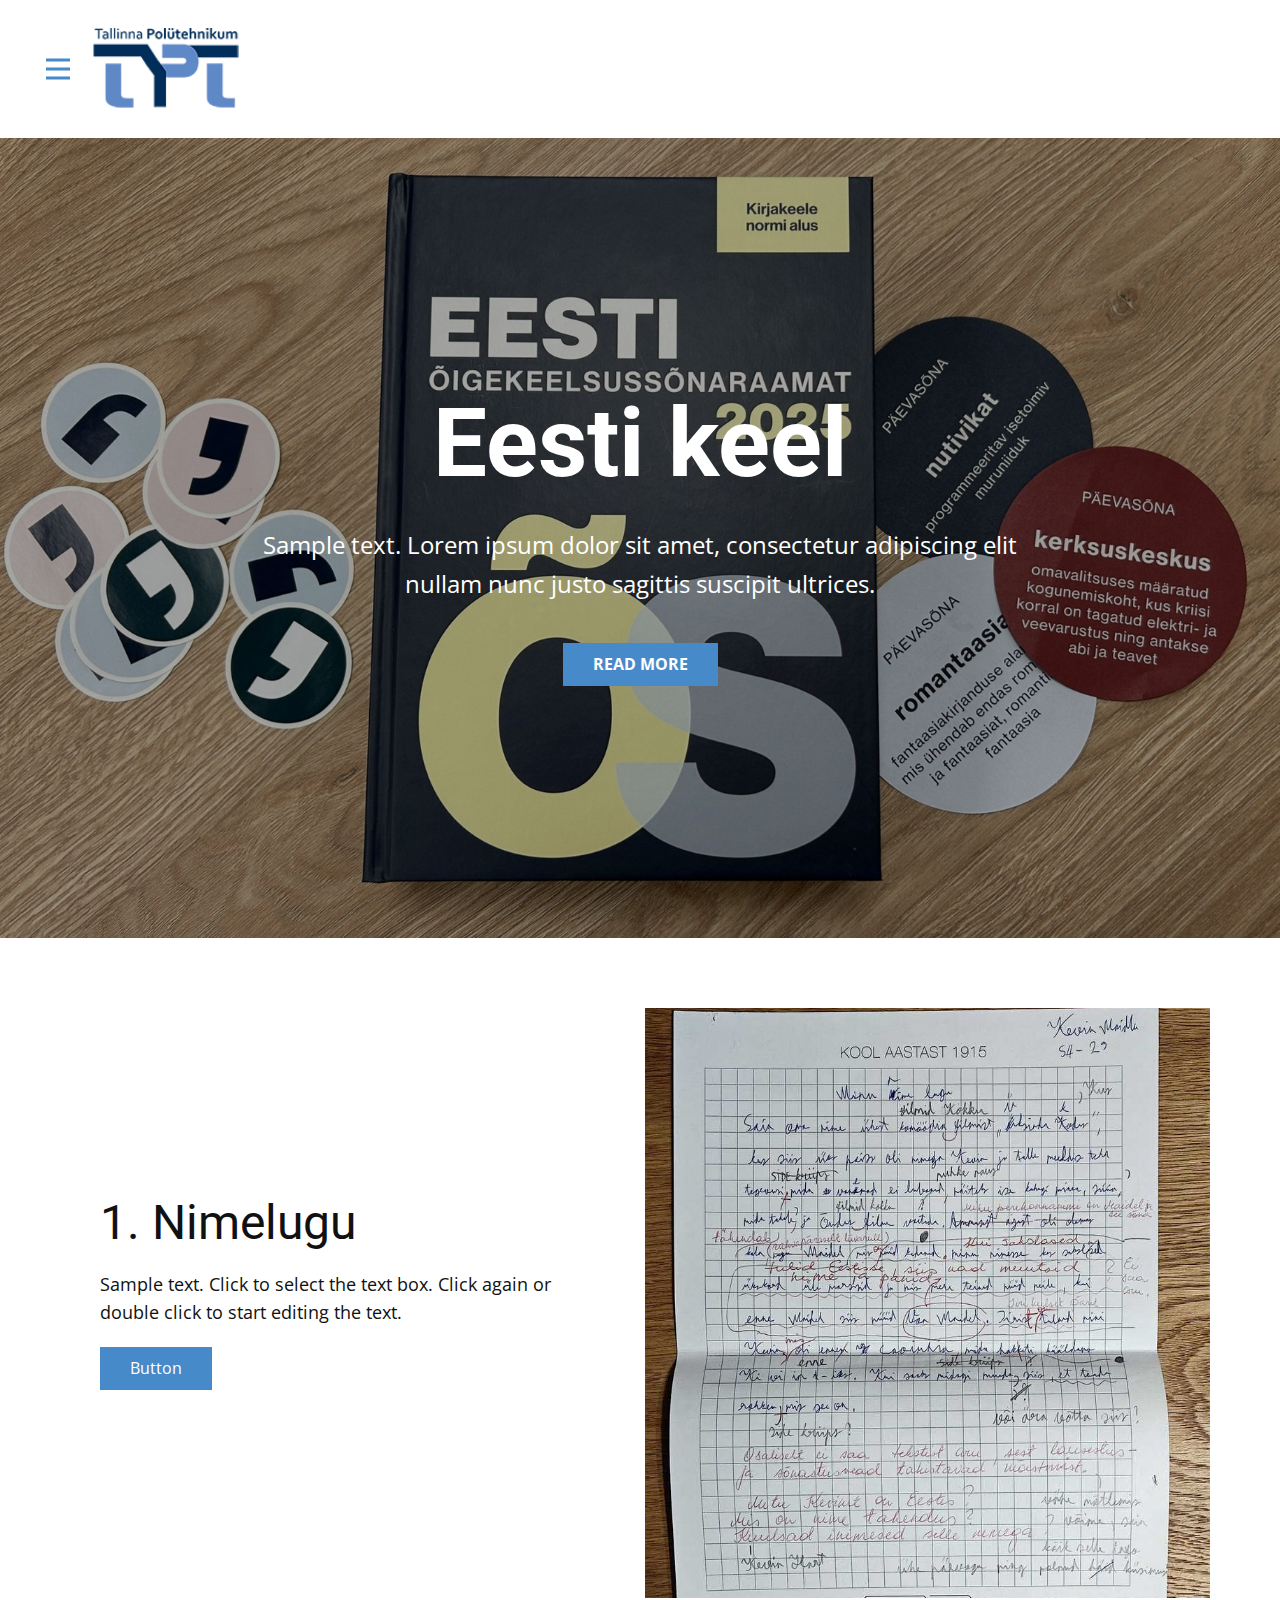
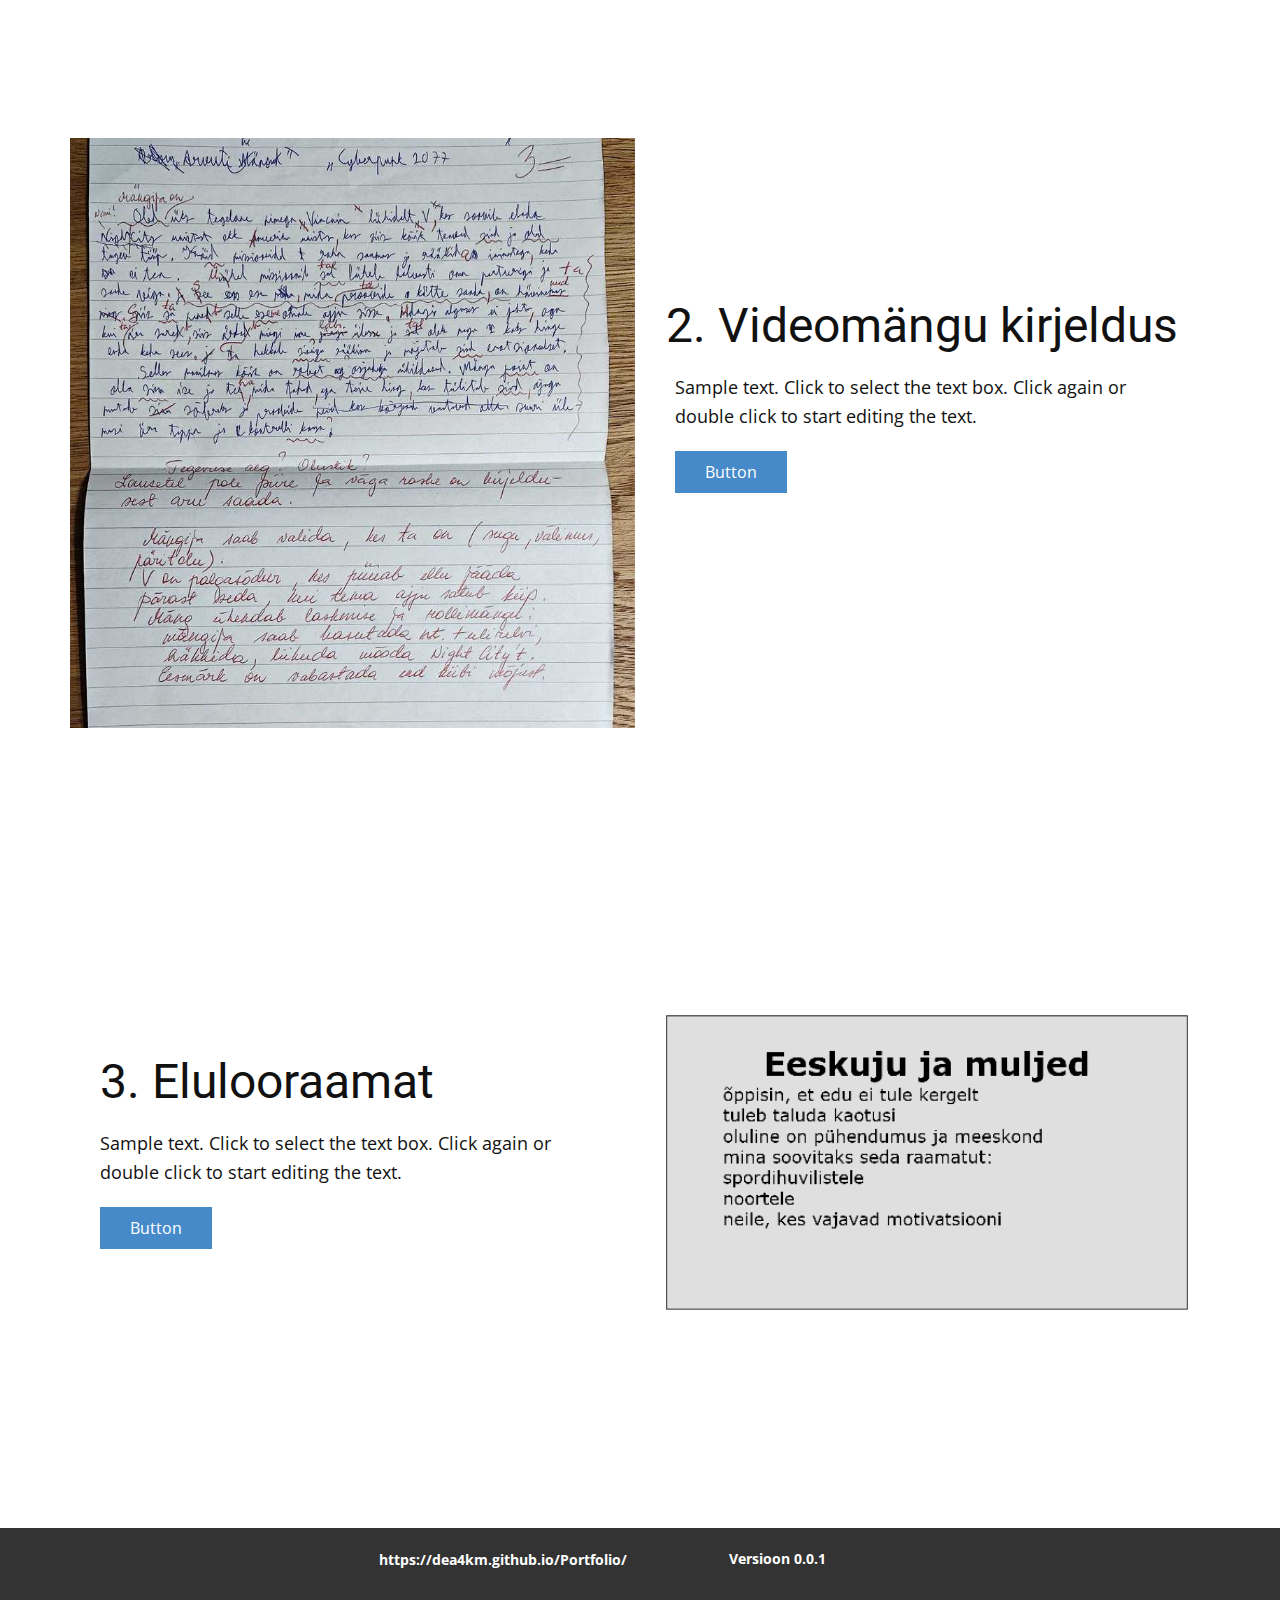
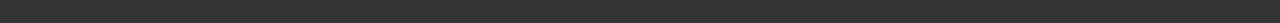
<file: Eesti-keel.html>
<!DOCTYPE html>
<html style="font-size: 16px;" lang="en"><head>
    <meta name="viewport" content="width=device-width, initial-scale=1.0">
    <meta charset="utf-8">
    <meta name="keywords" content="INTUITIVE, Your design is your passion, Key Features, Pricing Plan, Empire State Building">
    <meta name="description" content="">
    <title>Eesti keel</title>
    <link rel="stylesheet" href="nicepage.css" media="screen">
<link rel="stylesheet" href="Eesti-keel.css" media="screen">
    <script class="u-script" type="text/javascript" src="jquery.js" defer=""></script>
    <script class="u-script" type="text/javascript" src="nicepage.js" defer=""></script>
    <meta name="generator" content="Nicepage 8.1.4, nicepage.com">
    
    
    
    
    
    
    <link id="u-page-google-font" rel="stylesheet" href="https://fonts.googleapis.com/css2?display=swap&amp;family=Roboto:ital,wght@0,100;0,200;0,300;0,400;0,500;0,600;0,700;0,800;0,900;1,100;1,200;1,300;1,400;1,500;1,600;1,700;1,800;1,900&amp;family=Open+Sans:ital,wght@0,300;0,400;0,500;0,600;0,700;0,800;1,300;1,400;1,500;1,600;1,700;1,800">
    <script type="application/ld+json">{
		"@context": "http://schema.org",
		"@type": "Organization",
		"name": "Dea4KM",
		"logo": "/images/download.jpg"
}</script>
    <meta name="theme-color" content="#478ac9">
    <meta property="og:title" content="Eesti keel">
    <meta property="og:type" content="website">
  <meta data-intl-tel-input-cdn-path="intlTelInput/"></head>
  <body data-path-to-root="/" data-include-products="false" class="u-body u-clearfix u-xl-mode" data-lang="en"><header class="u-clearfix u-header u-white u-header" id="header"><div class="u-clearfix u-sheet u-sheet-1">
        <a href="/" data-page-id="140747015" class="u-image u-logo u-image-1" data-image-width="147" data-image-height="80">
          <img src="/images/download.jpg" class="u-logo-image u-logo-image-1" title="Portfoolio">
        </a>
        <nav class="u-dropdown-icon u-menu u-menu-hamburger u-offcanvas u-menu-1" role="navigation" data-responsive-from="XL">
          <div class="menu-collapse" style="font-size: 1rem; letter-spacing: 0px; font-weight: 700;">
            <a class="u-button-style u-custom-active-border-color u-custom-border u-custom-border-color u-custom-borders u-custom-hover-border-color u-custom-left-right-menu-spacing u-custom-padding-bottom u-custom-text-color u-custom-text-decoration u-custom-text-hover-color u-custom-top-bottom-menu-spacing u-hamburger-link u-nav-link u-text-active-palette-1-base u-text-custom-color-2 u-text-hover-palette-2-base" href="#" tabindex="-1" aria-label="Open menu" aria-controls="3126">
              <svg class="u-svg-link" viewBox="0 0 24 24"><use xlink:href="#menu-hamburger"></use></svg>
              <svg class="u-svg-content" version="1.1" id="menu-hamburger" viewBox="0 0 16 16" x="0px" y="0px" xmlns:xlink="http://www.w3.org/1999/xlink" xmlns="http://www.w3.org/2000/svg"><g><rect y="1" width="16" height="2"></rect><rect y="7" width="16" height="2"></rect><rect y="13" width="16" height="2"></rect>
</g></svg>
            </a>
          </div>
          <div class="u-custom-menu u-nav-container">
            <ul role="menubar" class="u-nav u-spacing-30 u-unstyled u-nav-1"><li role="none" class="u-nav-item"><a role="menuitem" class="u-border-2 u-border-active-palette-1-base u-border-hover-palette-1-base u-border-no-left u-border-no-right u-border-no-top u-button-style u-nav-link u-text-active-palette-1-base u-text-grey-90 u-text-hover-grey-90" href="/" style="padding: 10px 0px;"><span class="u-file-icon u-icon"><img src="/images/download.jpg" alt=""></span>&nbsp;Portfoolio
</a>
</li><li role="none" class="u-nav-item"><a role="menuitem" class="u-border-2 u-border-active-palette-1-base u-border-hover-palette-1-base u-border-no-left u-border-no-right u-border-no-top u-button-style u-nav-link u-text-active-palette-1-base u-text-grey-90 u-text-hover-grey-90" href="/Page2.html" style="padding: 10px 0px;">Oskused tööks ja eluks Põhiõpingud (259127)</a><div class="u-nav-popup"><ul role="menu" class="u-border-1 u-border-grey-30 u-h-spacing-20 u-nav u-unstyled u-v-spacing-10" aria-label="Oskused tööks ja eluks Põhiõpingud (259127) menu"><li role="none" class="u-nav-item"><a tabindex="-1" role="menuitem" class="u-button-style u-nav-link">Eesti keel - Pille Reins</a>
</li><li role="none" class="u-nav-item"><a tabindex="-1" role="menuitem" class="u-button-style u-nav-link">Inglise keel - Inna Tammet</a>
</li><li role="none" class="u-nav-item"><a tabindex="-1" role="menuitem" class="u-button-style u-nav-link">Matemaatika - Heigo-Aulemb Ensling</a>
</li><li role="none" class="u-nav-item"><a tabindex="-1" role="menuitem" class="u-button-style u-nav-link">Suhtlemisõpetus - Liivia Agu</a>
</li><li role="none" class="u-nav-item"><a tabindex="-1" role="menuitem" class="u-button-style u-nav-link">Tööturg - Hilja Kattago</a>
</li><li role="none" class="u-nav-item"><a tabindex="-1" role="menuitem" class="u-button-style u-nav-link">Õpitee - Kristi Arendi</a>
</li><li role="none" class="u-nav-item"><a tabindex="-1" role="menuitem" class="u-button-style u-nav-link">Rahatarkus - Liina Lobjakas</a>
</li><li role="none" class="u-nav-item"><a tabindex="-1" role="menuitem" class="u-button-style u-nav-link">Minapilt - Liina Lobjakas</a>
</li><li role="none" class="u-nav-item"><a tabindex="-1" role="menuitem" class="u-button-style u-nav-link">Keskkonnateadlik ja jätkusuutlik tarbimine - Liina Lobjakas</a>
</li></ul>
</div>
</li></ul>
          </div>
          <div class="u-custom-menu u-nav-container-collapse" id="3126" role="region" aria-label="Menu panel">
            <div class="u-black u-container-style u-inner-container-layout u-opacity u-opacity-var u-sidenav u-sidenav-1">
              <div class="u-inner-container-layout u-sidenav-overflow">
                <div class="u-menu-close" tabindex="-1" aria-label="Close menu"></div>
                <ul class="u-align-center u-nav u-popupmenu-items u-unstyled u-nav-3" role="menubar"><li role="none" class="u-nav-item"><a role="menuitem" class="u-button-style u-nav-link" href="/"><span class="u-file-icon u-icon"><img src="/images/download.jpg" alt=""></span>&nbsp;Portfoolio
</a>
</li><li role="none" class="u-nav-item"><a role="menuitem" class="u-button-style u-nav-link" href="/Page2.html">Oskused tööks ja eluks Põhiõpingud (259127)</a><div class="u-nav-popup"><ul role="menu" class="u-border-1 u-border-grey-30 u-h-spacing-20 u-nav u-unstyled u-v-spacing-10" aria-label="Oskused tööks ja eluks Põhiõpingud (259127) menu"><li role="none" class="u-nav-item"><a tabindex="-1" role="menuitem" class="u-button-style u-nav-link">Eesti keel - Pille Reins</a>
</li><li role="none" class="u-nav-item"><a tabindex="-1" role="menuitem" class="u-button-style u-nav-link">Inglise keel - Inna Tammet</a>
</li><li role="none" class="u-nav-item"><a tabindex="-1" role="menuitem" class="u-button-style u-nav-link">Matemaatika - Heigo-Aulemb Ensling</a>
</li><li role="none" class="u-nav-item"><a tabindex="-1" role="menuitem" class="u-button-style u-nav-link">Suhtlemisõpetus - Liivia Agu</a>
</li><li role="none" class="u-nav-item"><a tabindex="-1" role="menuitem" class="u-button-style u-nav-link">Tööturg - Hilja Kattago</a>
</li><li role="none" class="u-nav-item"><a tabindex="-1" role="menuitem" class="u-button-style u-nav-link">Õpitee - Kristi Arendi</a>
</li><li role="none" class="u-nav-item"><a tabindex="-1" role="menuitem" class="u-button-style u-nav-link">Rahatarkus - Liina Lobjakas</a>
</li><li role="none" class="u-nav-item"><a tabindex="-1" role="menuitem" class="u-button-style u-nav-link">Minapilt - Liina Lobjakas</a>
</li><li role="none" class="u-nav-item"><a tabindex="-1" role="menuitem" class="u-button-style u-nav-link">Keskkonnateadlik ja jätkusuutlik tarbimine - Liina Lobjakas</a>
</li></ul>
</div>
</li></ul>
              </div>
            </div>
            <div class="u-black u-menu-overlay u-opacity u-opacity-var" style="--opacity: 0.6;"></div>
          </div>
          <style class="menu-style">@media (max-width: 1139px) {
                    [data-responsive-from="LG"] .u-nav-container {
                        display: none;
                    }
                    [data-responsive-from="LG"] .menu-collapse {
                        display: block;
                    }
                }</style>
        </nav>
      </div></header>
    <section class="u-align-center u-clearfix u-container-align-center u-image u-shading u-section-1" src="" data-image-width="2560" data-image-height="1440" id="sec-f2b1">
      <div class="u-clearfix u-sheet u-valign-middle u-sheet-1">
        <h1 class="u-align-center u-text u-text-default u-title u-text-1">Eesti keel</h1>
        <p class="u-align-center u-large-text u-text u-text-variant u-text-2">Sample text. Lorem ipsum dolor sit amet, consectetur adipiscing elit nullam nunc justo sagittis suscipit ultrices.</p>
        <a href="#" class="u-align-center u-border-none u-btn u-button-style u-palette-1-base u-btn-1">Read More</a>
      </div>
    </section>
    <section class="u-clearfix u-section-2" id="sec-b544">
      <div class="u-clearfix u-sheet u-sheet-1">
        <div class="data-layout-selected u-clearfix u-expanded-width u-gutter-10 u-layout-wrap u-layout-wrap-1">
          <div class="u-layout" style="">
            <div class="u-layout-row" style="">
              <div class="u-align-left u-container-align-left u-container-style u-layout-cell u-right-cell u-size-30 u-size-xs-60 u-white u-layout-cell-1">
                <div class="u-container-layout u-valign-middle u-container-layout-1">
                  <h2 class="u-text u-text-default u-text-1">1. Nimelugu&nbsp;</h2>
                  <p class="u-text u-text-2">Sample text. Click to select the text box. Click again or double click to start editing the text.</p>
                  <a href="" class="u-btn u-button-style u-btn-1">Button</a>
                </div>
              </div>
              <div class="u-align-left u-container-align-left u-container-style u-image u-layout-cell u-left-cell u-size-30 u-size-xs-60 u-image-1" src="" data-image-width="1856" data-image-height="4408">
                <div class="u-container-layout u-valign-middle u-container-layout-2" src=""></div>
              </div>
            </div>
          </div>
        </div>
      </div>
    </section>
    <section class="u-clearfix u-section-3" id="carousel_3b1e">
      <div class="u-clearfix u-sheet u-sheet-1">
        <div class="data-layout-selected u-clearfix u-expanded-width u-gutter-10 u-layout-wrap u-layout-wrap-1">
          <div class="u-layout" style="">
            <div class="u-layout-row" style="">
              <div class="u-align-left u-container-align-left u-container-style u-image u-layout-cell u-left-cell u-size-30 u-size-xs-60 u-image-1" src="" data-image-width="1856" data-image-height="4408">
                <div class="u-container-layout u-valign-middle u-container-layout-1" src=""></div>
              </div>
              <div class="u-align-left u-container-align-left u-container-style u-layout-cell u-right-cell u-size-30 u-size-xs-60 u-white u-layout-cell-2">
                <div class="u-container-layout u-valign-middle-lg u-valign-middle-md u-valign-middle-sm u-valign-middle-xs u-container-layout-2">
                  <h2 class="u-text u-text-1">2. Videomängu kirjeldus</h2>
                  <p class="u-text u-text-2">Sample text. Click to select the text box. Click again or double click to start editing the text.</p>
                  <a href="" class="u-btn u-button-style u-btn-1">Button</a>
                </div>
              </div>
            </div>
          </div>
        </div>
      </div>
    </section>
    <section class="u-clearfix u-section-4" id="carousel_c9ad">
      <div class="u-clearfix u-sheet u-valign-middle-xl u-sheet-1">
        <div class="data-layout-selected u-clearfix u-expanded-width u-gutter-10 u-layout-wrap u-layout-wrap-1">
          <div class="u-layout" style="">
            <div class="u-layout-row" style="">
              <div class="u-align-left u-container-align-left u-container-style u-layout-cell u-right-cell u-size-30 u-size-xs-60 u-white u-layout-cell-1">
                <div class="u-container-layout u-valign-middle-lg u-valign-middle-md u-valign-middle-sm u-valign-middle-xs u-container-layout-1">
                  <h2 class="u-text u-text-default u-text-1">3. Elulooraamat</h2>
                  <p class="u-text u-text-2">Sample text. Click to select the text box. Click again or double click to start editing the text.</p>
                  <a href="" class="u-btn u-button-style u-btn-1">Button</a>
                </div>
              </div>
              <div class="u-align-left u-container-align-left u-container-style u-image u-layout-cell u-left-cell u-size-30 u-size-xs-60 u-image-1" src="" data-image-width="965" data-image-height="545">
                <div class="u-container-layout u-valign-middle u-container-layout-2" src=""></div>
              </div>
            </div>
          </div>
        </div>
      </div>
    </section>
    
    
    
    <footer class="u-align-center u-clearfix u-container-align-center u-footer u-grey-80 u-footer" id="footer"><div class="u-clearfix u-sheet u-sheet-1">
        <p class="u-small-text u-text u-text-variant u-text-1">Versioon 0.0.1<br>
        </p>
        <p class="u-small-text u-text u-text-variant u-text-2"> https://dea4km.github.io/Portfolio/</p>
      </div></footer>
    <section class="u-backlink u-clearfix u-grey-80"></section>
  
</body></html>
</file>
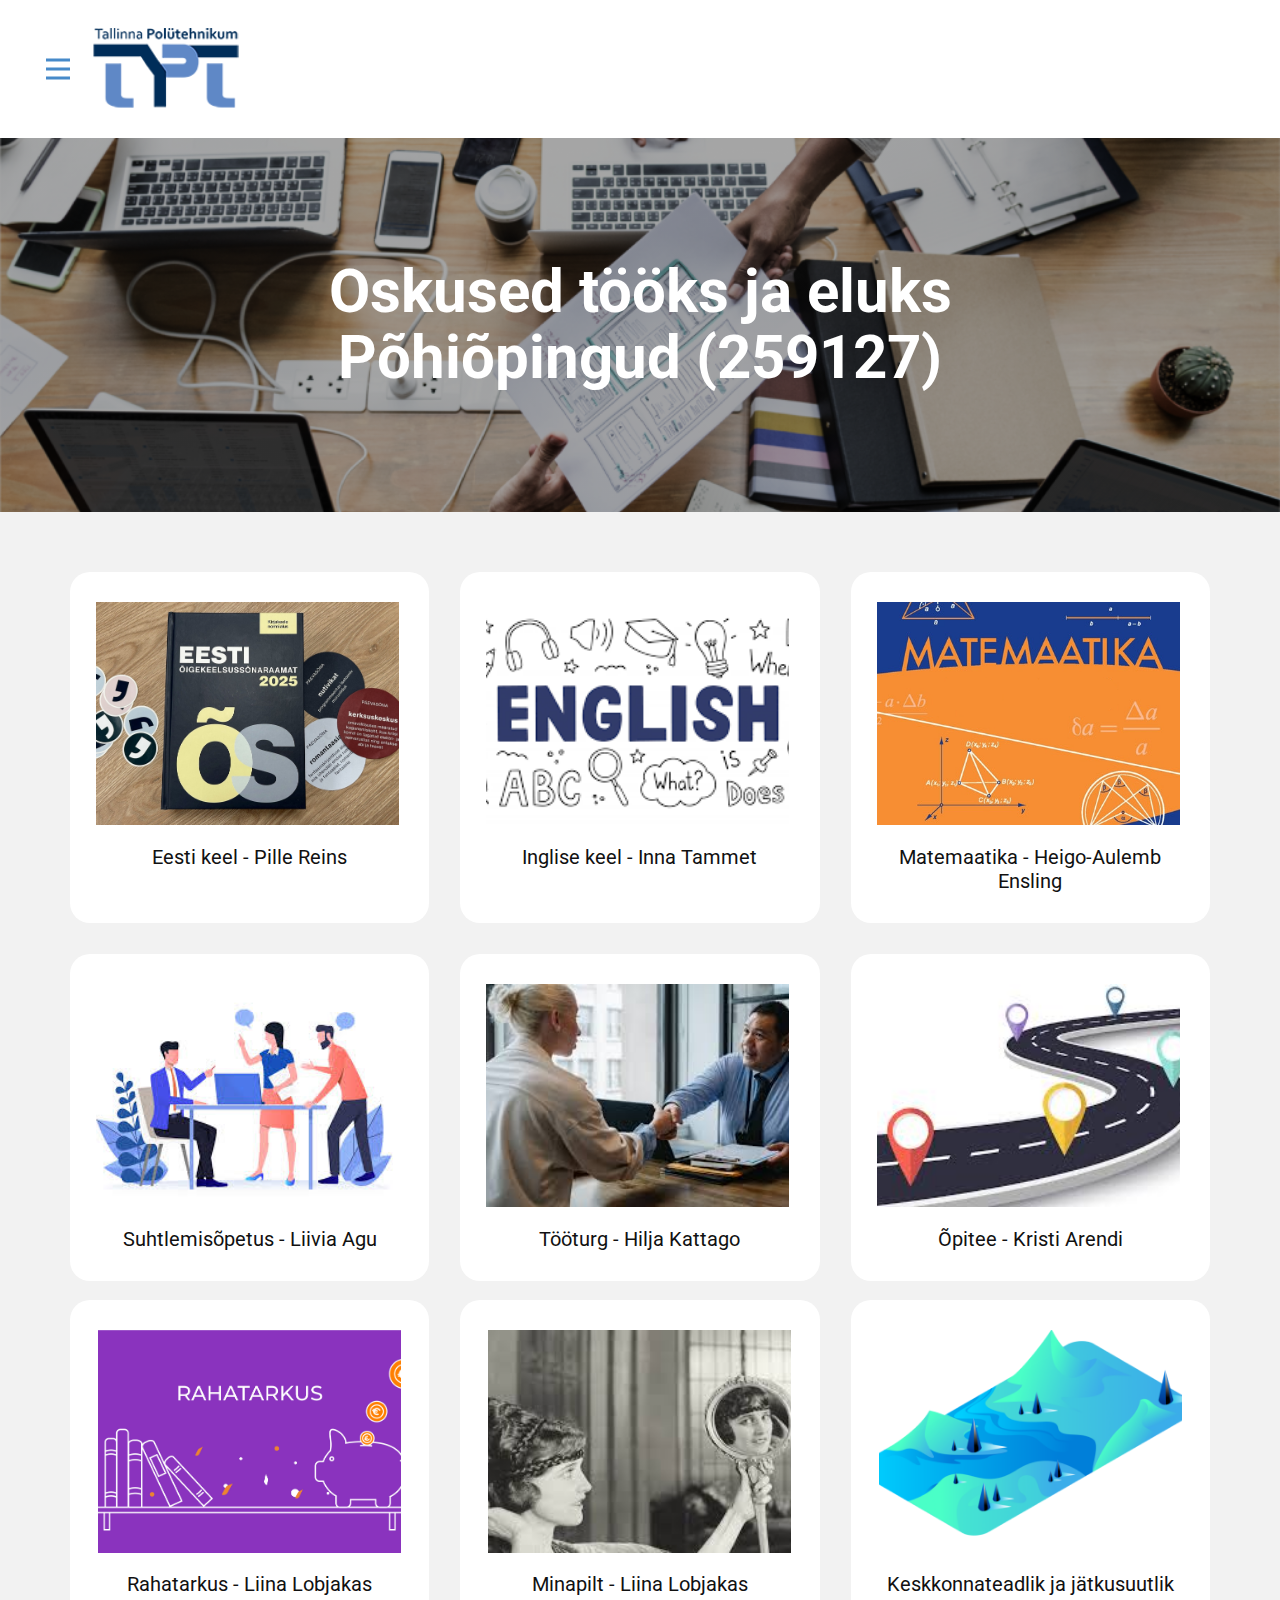
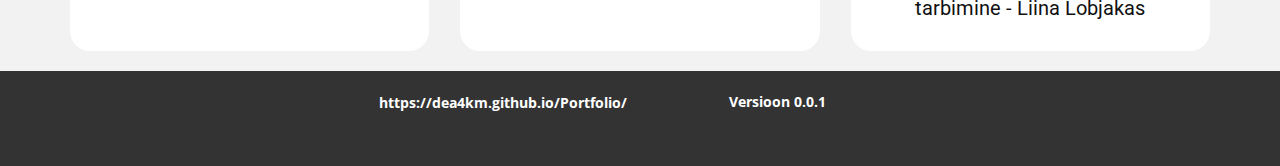
<file: Page2.html>
<!DOCTYPE html>
<html style="font-size: 16px;" lang="en"><head>
    <meta name="viewport" content="width=device-width, initial-scale=1.0">
    <meta charset="utf-8">
    <meta name="keywords" content="Design Perfection">
    <meta name="description" content="">
    <title>Page2</title>
    <link rel="stylesheet" href="nicepage.css" media="screen">
<link rel="stylesheet" href="Page2.css" media="screen">
    <script class="u-script" type="text/javascript" src="jquery.js" defer=""></script>
    <script class="u-script" type="text/javascript" src="nicepage.js" defer=""></script>
    <meta name="generator" content="Nicepage 8.1.4, nicepage.com">
    
    
    
    
    <link id="u-page-google-font" rel="stylesheet" href="https://fonts.googleapis.com/css2?display=swap&amp;family=Roboto:ital,wght@0,100;0,200;0,300;0,400;0,500;0,600;0,700;0,800;0,900;1,100;1,200;1,300;1,400;1,500;1,600;1,700;1,800;1,900&amp;family=Open+Sans:ital,wght@0,300;0,400;0,500;0,600;0,700;0,800;1,300;1,400;1,500;1,600;1,700;1,800">
    <script type="application/ld+json">{
		"@context": "http://schema.org",
		"@type": "Organization",
		"name": "Dea4KM",
		"logo": "/images/download.jpg"
}</script>
    <meta name="theme-color" content="#478ac9">
    <meta property="og:title" content="Page2">
    <meta property="og:type" content="website">
  <meta data-intl-tel-input-cdn-path="intlTelInput/"></head>
  <body data-path-to-root="/" data-include-products="false" class="u-body u-clearfix u-xl-mode" data-lang="en"><header class="u-clearfix u-header u-white u-header" id="header"><div class="u-clearfix u-sheet u-sheet-1">
        <a href="/" data-page-id="140747015" class="u-image u-logo u-image-1" data-image-width="147" data-image-height="80">
          <img src="/images/download.jpg" class="u-logo-image u-logo-image-1" title="Portfoolio">
        </a>
        <nav class="u-dropdown-icon u-menu u-menu-hamburger u-offcanvas u-menu-1" role="navigation" data-responsive-from="XL">
          <div class="menu-collapse" style="font-size: 1rem; letter-spacing: 0px; font-weight: 700;">
            <a class="u-button-style u-custom-active-border-color u-custom-border u-custom-border-color u-custom-borders u-custom-hover-border-color u-custom-left-right-menu-spacing u-custom-padding-bottom u-custom-text-color u-custom-text-decoration u-custom-text-hover-color u-custom-top-bottom-menu-spacing u-hamburger-link u-nav-link u-text-active-palette-1-base u-text-custom-color-2 u-text-hover-palette-2-base" href="#" tabindex="-1" aria-label="Open menu" aria-controls="3126">
              <svg class="u-svg-link" viewBox="0 0 24 24"><use xlink:href="#menu-hamburger"></use></svg>
              <svg class="u-svg-content" version="1.1" id="menu-hamburger" viewBox="0 0 16 16" x="0px" y="0px" xmlns:xlink="http://www.w3.org/1999/xlink" xmlns="http://www.w3.org/2000/svg"><g><rect y="1" width="16" height="2"></rect><rect y="7" width="16" height="2"></rect><rect y="13" width="16" height="2"></rect>
</g></svg>
            </a>
          </div>
          <div class="u-custom-menu u-nav-container">
            <ul role="menubar" class="u-nav u-spacing-30 u-unstyled u-nav-1"><li role="none" class="u-nav-item"><a role="menuitem" class="u-border-2 u-border-active-palette-1-base u-border-hover-palette-1-base u-border-no-left u-border-no-right u-border-no-top u-button-style u-nav-link u-text-active-palette-1-base u-text-grey-90 u-text-hover-grey-90" href="/" style="padding: 10px 0px;"><span class="u-file-icon u-icon"><img src="/images/download.jpg" alt=""></span>&nbsp;Portfoolio
</a>
</li><li role="none" class="u-nav-item"><a role="menuitem" class="u-border-2 u-border-active-palette-1-base u-border-hover-palette-1-base u-border-no-left u-border-no-right u-border-no-top u-button-style u-nav-link u-text-active-palette-1-base u-text-grey-90 u-text-hover-grey-90" href="/Page2.html" style="padding: 10px 0px;">Oskused tööks ja eluks Põhiõpingud (259127)</a><div class="u-nav-popup"><ul role="menu" class="u-border-1 u-border-grey-30 u-h-spacing-20 u-nav u-unstyled u-v-spacing-10" aria-label="Oskused tööks ja eluks Põhiõpingud (259127) menu"><li role="none" class="u-nav-item"><a tabindex="-1" role="menuitem" class="u-button-style u-nav-link">Eesti keel - Pille Reins</a>
</li><li role="none" class="u-nav-item"><a tabindex="-1" role="menuitem" class="u-button-style u-nav-link">Inglise keel - Inna Tammet</a>
</li><li role="none" class="u-nav-item"><a tabindex="-1" role="menuitem" class="u-button-style u-nav-link">Matemaatika - Heigo-Aulemb Ensling</a>
</li><li role="none" class="u-nav-item"><a tabindex="-1" role="menuitem" class="u-button-style u-nav-link">Suhtlemisõpetus - Liivia Agu</a>
</li><li role="none" class="u-nav-item"><a tabindex="-1" role="menuitem" class="u-button-style u-nav-link">Tööturg - Hilja Kattago</a>
</li><li role="none" class="u-nav-item"><a tabindex="-1" role="menuitem" class="u-button-style u-nav-link">Õpitee - Kristi Arendi</a>
</li><li role="none" class="u-nav-item"><a tabindex="-1" role="menuitem" class="u-button-style u-nav-link">Rahatarkus - Liina Lobjakas</a>
</li><li role="none" class="u-nav-item"><a tabindex="-1" role="menuitem" class="u-button-style u-nav-link">Minapilt - Liina Lobjakas</a>
</li><li role="none" class="u-nav-item"><a tabindex="-1" role="menuitem" class="u-button-style u-nav-link">Keskkonnateadlik ja jätkusuutlik tarbimine - Liina Lobjakas</a>
</li></ul>
</div>
</li></ul>
          </div>
          <div class="u-custom-menu u-nav-container-collapse" id="3126" role="region" aria-label="Menu panel">
            <div class="u-black u-container-style u-inner-container-layout u-opacity u-opacity-var u-sidenav u-sidenav-1">
              <div class="u-inner-container-layout u-sidenav-overflow">
                <div class="u-menu-close" tabindex="-1" aria-label="Close menu"></div>
                <ul class="u-align-center u-nav u-popupmenu-items u-unstyled u-nav-3" role="menubar"><li role="none" class="u-nav-item"><a role="menuitem" class="u-button-style u-nav-link" href="/"><span class="u-file-icon u-icon"><img src="/images/download.jpg" alt=""></span>&nbsp;Portfoolio
</a>
</li><li role="none" class="u-nav-item"><a role="menuitem" class="u-button-style u-nav-link" href="/Page2.html">Oskused tööks ja eluks Põhiõpingud (259127)</a><div class="u-nav-popup"><ul role="menu" class="u-border-1 u-border-grey-30 u-h-spacing-20 u-nav u-unstyled u-v-spacing-10" aria-label="Oskused tööks ja eluks Põhiõpingud (259127) menu"><li role="none" class="u-nav-item"><a tabindex="-1" role="menuitem" class="u-button-style u-nav-link">Eesti keel - Pille Reins</a>
</li><li role="none" class="u-nav-item"><a tabindex="-1" role="menuitem" class="u-button-style u-nav-link">Inglise keel - Inna Tammet</a>
</li><li role="none" class="u-nav-item"><a tabindex="-1" role="menuitem" class="u-button-style u-nav-link">Matemaatika - Heigo-Aulemb Ensling</a>
</li><li role="none" class="u-nav-item"><a tabindex="-1" role="menuitem" class="u-button-style u-nav-link">Suhtlemisõpetus - Liivia Agu</a>
</li><li role="none" class="u-nav-item"><a tabindex="-1" role="menuitem" class="u-button-style u-nav-link">Tööturg - Hilja Kattago</a>
</li><li role="none" class="u-nav-item"><a tabindex="-1" role="menuitem" class="u-button-style u-nav-link">Õpitee - Kristi Arendi</a>
</li><li role="none" class="u-nav-item"><a tabindex="-1" role="menuitem" class="u-button-style u-nav-link">Rahatarkus - Liina Lobjakas</a>
</li><li role="none" class="u-nav-item"><a tabindex="-1" role="menuitem" class="u-button-style u-nav-link">Minapilt - Liina Lobjakas</a>
</li><li role="none" class="u-nav-item"><a tabindex="-1" role="menuitem" class="u-button-style u-nav-link">Keskkonnateadlik ja jätkusuutlik tarbimine - Liina Lobjakas</a>
</li></ul>
</div>
</li></ul>
              </div>
            </div>
            <div class="u-black u-menu-overlay u-opacity u-opacity-var" style="--opacity: 0.6;"></div>
          </div>
          <style class="menu-style">@media (max-width: 1139px) {
                    [data-responsive-from="LG"] .u-nav-container {
                        display: none;
                    }
                    [data-responsive-from="LG"] .menu-collapse {
                        display: block;
                    }
                }</style>
        </nav>
      </div></header>
    <section class="u-align-center u-clearfix u-container-align-center u-image u-shading u-section-1" id="sec-e02b" data-image-width="1024" data-image-height="684">
      <div class="u-clearfix u-sheet u-valign-middle u-sheet-1">
        <h1 class="u-align-center u-text u-text-default u-text-1"> Oskused tööks ja eluks <br>Põhiõpingud (259127)
        </h1>
      </div>
    </section>
    <section class="u-clearfix u-grey-5 u-section-2" id="sec-6681">
      <div class="u-clearfix u-sheet u-valign-middle-lg u-valign-middle-md u-valign-middle-sm u-valign-middle-xs u-sheet-1">
        <div class="u-expanded-width u-list u-list-1">
          <div class="u-repeater u-repeater-1">
            <div class="u-container-style u-list-item u-radius-20 u-repeater-item u-shape-round u-video-cover u-white">
              <div class="u-container-layout u-similar-container u-valign-top-xl u-container-layout-1">
                <img alt="" class="u-expanded-width-lg u-expanded-width-md u-expanded-width-sm u-expanded-width-xs u-image u-image-default u-image-1" data-image-width="2560" data-image-height="1440" src="/images/Sirp2025_46_0013__art_r1-scaled-1.jpeg" data-href="/Eesti-keel.html" data-page-id="32207731" title="Eesti keel - Pille Reins">
                <h5 class="u-align-center u-text u-text-default u-text-1">Eesti keel - Pille Reins</h5>
              </div>
            </div>
            <div class="u-container-style u-list-item u-radius-20 u-repeater-item u-shape-round u-video-cover u-white">
              <div class="u-container-layout u-similar-container u-valign-top-xl u-container-layout-2">
                <img alt="" class="u-expanded-width-lg u-expanded-width-md u-expanded-width-sm u-expanded-width-xs u-image u-image-default u-image-2" data-image-width="343" data-image-height="147" src="/images/download2.png">
                <h5 class="u-align-center u-text u-text-default u-text-2">Inglise keel - Inna Tammet<br>
                </h5>
              </div>
            </div>
            <div class="u-container-style u-list-item u-radius-20 u-repeater-item u-shape-round u-video-cover u-white">
              <div class="u-container-layout u-similar-container u-valign-top-xl u-container-layout-3">
                <img alt="" class="u-expanded-width-lg u-expanded-width-md u-expanded-width-sm u-expanded-width-xs u-image u-image-default u-image-3" data-image-width="432" data-image-height="600" src="/images/Imagenredondeada_202007-21-1024x6841.png">
                <h5 class="u-align-center u-text u-text-default u-text-3">Matemaatika - Heigo-Aulemb Ensling</h5>
              </div>
            </div>
            <div class="u-container-style u-list-item u-radius-20 u-repeater-item u-shape-round u-video-cover u-white">
              <div class="u-container-layout u-similar-container u-valign-top-xl u-container-layout-4">
                <img alt="" class="u-expanded-width-lg u-expanded-width-md u-expanded-width-sm u-expanded-width-xs u-image u-image-default u-image-4" data-image-width="263" data-image-height="191" src="/images/download3.jpg">
                <h5 class="u-align-center u-text u-text-default u-text-4">Suhtlemisõpetus - Liivia Agu</h5>
              </div>
            </div>
            <div class="u-container-style u-list-item u-radius-20 u-repeater-item u-shape-round u-video-cover u-white">
              <div class="u-container-layout u-similar-container u-valign-top-xl u-container-layout-5">
                <img alt="" class="u-expanded-width-lg u-expanded-width-md u-expanded-width-sm u-expanded-width-xs u-image u-image-default u-image-5" data-image-width="275" data-image-height="183" src="/images/images1.jpg">
                <h5 class="u-align-center u-text u-text-default u-text-5">Tööturg - Hilja Kattago</h5>
              </div>
            </div>
            <div class="u-container-style u-list-item u-radius-20 u-repeater-item u-shape-round u-video-cover u-white">
              <div class="u-container-layout u-similar-container u-valign-top-xl u-container-layout-6">
                <img alt="" class="u-expanded-width-lg u-expanded-width-md u-expanded-width-sm u-expanded-width-xs u-image u-image-default u-image-6" data-image-width="300" data-image-height="168" src="/images/images2.jpg">
                <h5 class="u-align-center u-text u-text-default u-text-6">Õpitee - Kristi Arendi</h5>
              </div>
            </div>
          </div>
        </div>
        <div class="u-expanded-width u-list u-list-2">
          <div class="u-repeater u-repeater-2">
            <div class="u-container-style u-list-item u-radius-20 u-repeater-item u-shape-round u-video-cover u-white">
              <div class="u-container-layout u-similar-container u-container-layout-7">
                <img alt="" class="u-expanded-width-lg u-expanded-width-md u-expanded-width-sm u-expanded-width-xs u-image u-image-default u-image-7" data-image-width="1920" data-image-height="1080" src="/images/rahatarkus_1920x1080.jpg">
                <h5 class="u-align-center u-text u-text-default u-text-7">Rahatarkus - Liina Lobjakas</h5>
              </div>
            </div>
            <div class="u-container-align-center u-container-style u-list-item u-radius-20 u-repeater-item u-shape-round u-video-cover u-white">
              <div class="u-container-layout u-similar-container u-container-layout-8">
                <img alt="" class="u-expanded-width-lg u-expanded-width-md u-expanded-width-sm u-expanded-width-xs u-image u-image-default u-image-8" data-image-width="304" data-image-height="166" src="/images/download4.jpg">
                <h5 class="u-align-center u-text u-text-default u-text-8">Minapilt - Liina Lobjakas</h5>
              </div>
            </div>
            <div class="u-container-style u-list-item u-radius-20 u-repeater-item u-shape-round u-video-cover u-white">
              <div class="u-container-layout u-similar-container u-container-layout-9">
                <img alt="" class="u-expanded-width-lg u-expanded-width-md u-expanded-width-sm u-expanded-width-xs u-image u-image-default u-image-9" data-image-width="768" data-image-height="492" src="/images/frame-3-768x492.png">
                <h5 class="u-align-center u-text u-text-default u-text-9">Keskkonnateadlik ja jätkusuutlik tarbimine - Liina Lobjakas</h5>
              </div>
            </div>
          </div>
        </div>
      </div>
    </section>
    
    
    
    <footer class="u-align-center u-clearfix u-container-align-center u-footer u-grey-80 u-footer" id="footer"><div class="u-clearfix u-sheet u-sheet-1">
        <p class="u-small-text u-text u-text-variant u-text-1">Versioon 0.0.1<br>
        </p>
        <p class="u-small-text u-text u-text-variant u-text-2"> https://dea4km.github.io/Portfolio/</p>
      </div></footer>
    <section class="u-backlink u-clearfix u-grey-80"></section>
  
</body></html>
</file>
